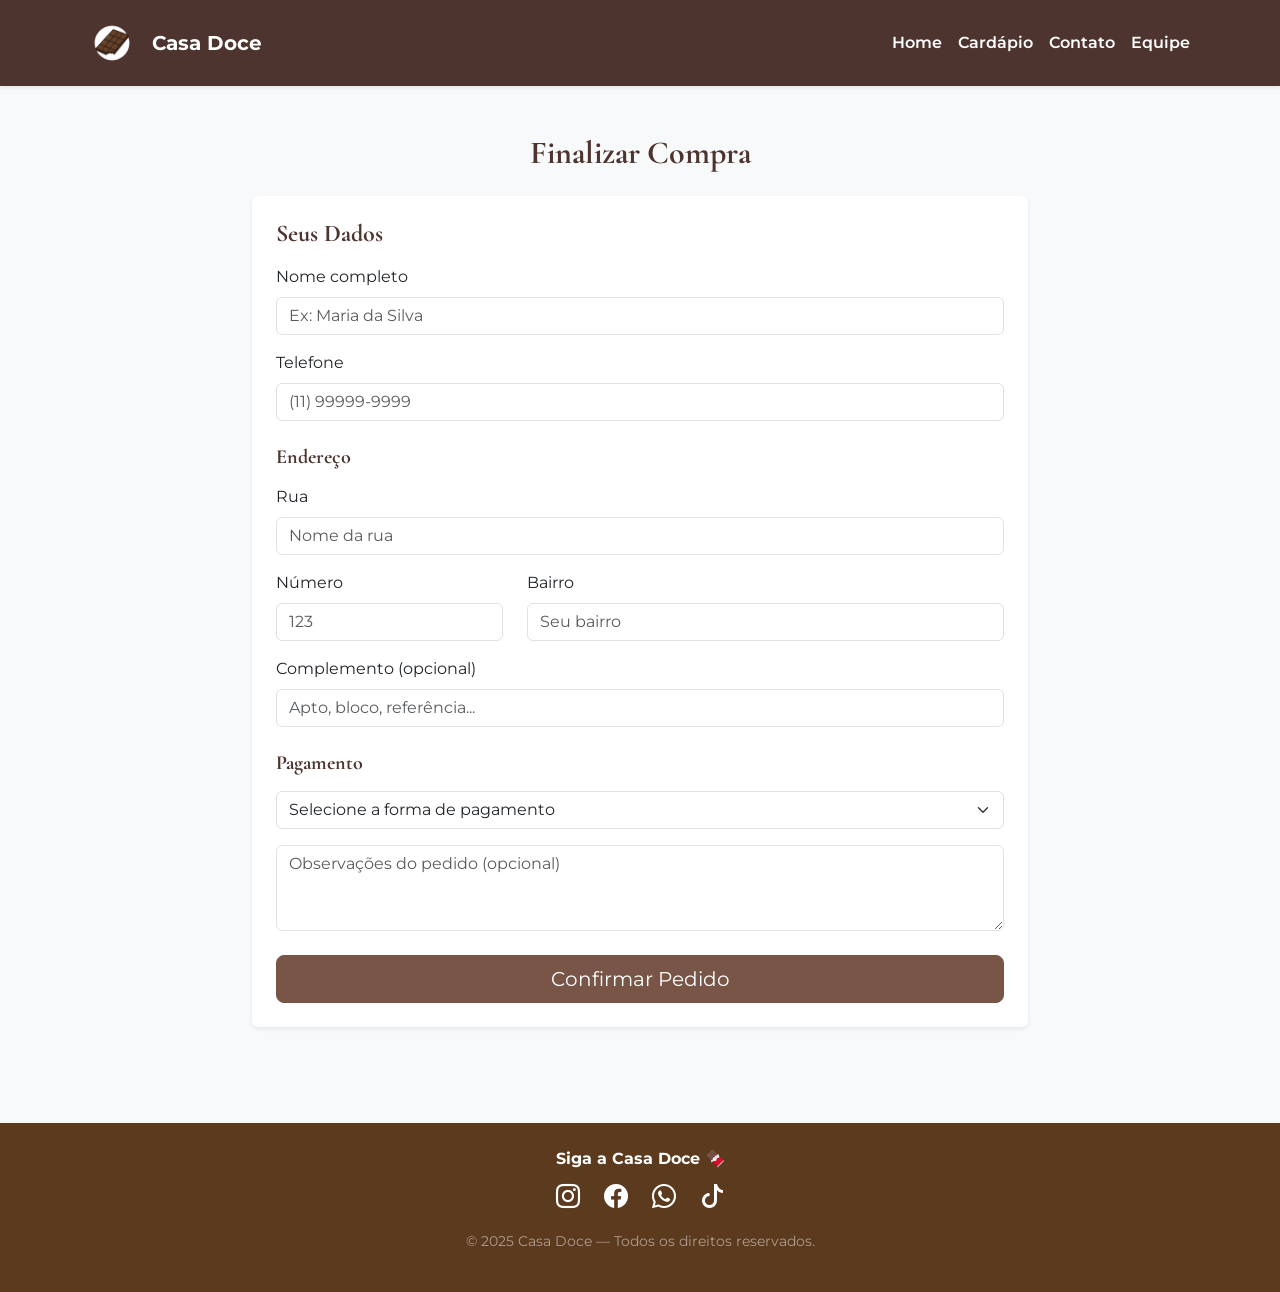
<file: compra.html>
<!DOCTYPE html>
<html lang="pt-BR">
<head>
  <meta charset="UTF-8">
  <meta name="viewport" content="width=device-width, initial-scale=1.0">
  <title>Finalizar Compra • Casa Doce</title>
  <link rel="icon" type="image/png" href="imagens/logo.png">

  <link href="https://fonts.googleapis.com/css2?family=Cormorant+Garamond:wght@600;700&family=Montserrat:wght@300;400;500&display=swap" rel="stylesheet">
  <link href="https://cdn.jsdelivr.net/npm/bootstrap@5.3.8/dist/css/bootstrap.min.css" rel="stylesheet">
  <link rel="stylesheet" href="https://cdn.jsdelivr.net/npm/bootstrap-icons@1.11.3/font/bootstrap-icons.css">
  <link rel="stylesheet" href="style.css">
</head>

<body class="bg-light">

<nav class="navbar navbar-expand-lg bg-body-tertiary shadow-sm">
  <div class="container">
    <a class="navbar-brand fw-bold d-flex align-items-center" href="index.html">
      <img src="imagens/logo.png" alt="Logo Casa Doce" style="height: 60px; width: auto; margin-right: 10px;">
      <span>Casa Doce</span>
    </a>

    <button class="navbar-toggler" type="button" data-bs-toggle="collapse" data-bs-target="#navbarNavDropdown">
      <span class="navbar-toggler-icon"></span>
    </button>

    <div class="collapse navbar-collapse justify-content-end" id="navbarNavDropdown">
      <ul class="navbar-nav">
        <li class="nav-item"><a class="nav-link fw-semibold" href="index.html">Home</a></li>
        <li class="nav-item"><a class="nav-link fw-semibold" href="produtos.html">Cardápio</a></li>
        <li class="nav-item"><a class="nav-link fw-semibold" href="contato.html">Contato</a></li>
        <li class="nav-item"><a class="nav-link fw-semibold" href="equipe.html">Equipe</a></li>
      </ul>
    </div>
  </div>
</nav>

<div class="container py-5" style="max-width: 800px;">
  <h2 class="fw-bold text-center mb-4">Finalizar Compra</h2>

  <div class="p-4 bg-white rounded shadow-sm">
    <h4 class="fw-bold mb-3">Seus Dados</h4>

    <form id="formFinalizar">
      <div class="mb-3">
        <label class="form-label">Nome completo</label>
        <input type="text" class="form-control" placeholder="Ex: Maria da Silva" required>
      </div>

      <div class="mb-3">
        <label class="form-label">Telefone</label>
        <input type="tel" class="form-control" placeholder="(11) 99999-9999" required>
      </div>

      <h5 class="fw-bold mt-4 mb-3">Endereço</h5>

      <div class="mb-3">
        <label class="form-label">Rua</label>
        <input type="text" class="form-control" placeholder="Nome da rua" required>
      </div>

      <div class="row">
        <div class="col-md-4 mb-3">
          <label class="form-label">Número</label>
          <input type="text" class="form-control" placeholder="123" required>
        </div>
        <div class="col-md-8 mb-3">
          <label class="form-label">Bairro</label>
          <input type="text" class="form-control" placeholder="Seu bairro" required>
        </div>
      </div>

      <div class="mb-3">
        <label class="form-label">Complemento (opcional)</label>
        <input type="text" class="form-control" placeholder="Apto, bloco, referência...">
      </div>

      <h5 class="fw-bold mt-4 mb-3">Pagamento</h5>

      <select class="form-select mb-3" required>
        <option value="">Selecione a forma de pagamento</option>
        <option>Cartão de Crédito</option>
        <option>Cartão de Débito</option>
        <option>Pix</option>
        <option>Dinheiro</option>
      </select>

      <textarea class="form-control mb-4" rows="3" placeholder="Observações do pedido (opcional)"></textarea>

      <button class="btn btn-primary w-100 btn-lg" type="submit">
        Confirmar Pedido
      </button>
    </form>

  </div>
</div>

<footer class="py-4 mt-5" style="background-color: #5c3a1e;">
  <div class="container text-center">
    <p class="fw-bold mb-2 text-white">Siga a Casa Doce 🍫</p>

    <div class="d-flex justify-content-center gap-4 fs-4">
      <a class="text-white" href="#"><i class="bi bi-instagram"></i></a>
      <a class="text-white" href="#"><i class="bi bi-facebook"></i></a>
      <a class="text-white" href="#"><i class="bi bi-whatsapp"></i></a>
      <a class="text-white" href="#"><i class="bi bi-tiktok"></i></a>
    </div>

    <p class="mt-3 text-white-50 small">© 2025 Casa Doce — Todos os direitos reservados.</p>
  </div>
</footer>

<script src="https://cdn.jsdelivr.net/npm/bootstrap@5.3.8/dist/js/bootstrap.bundle.min.js"></script>
</body>
</html>
</file>
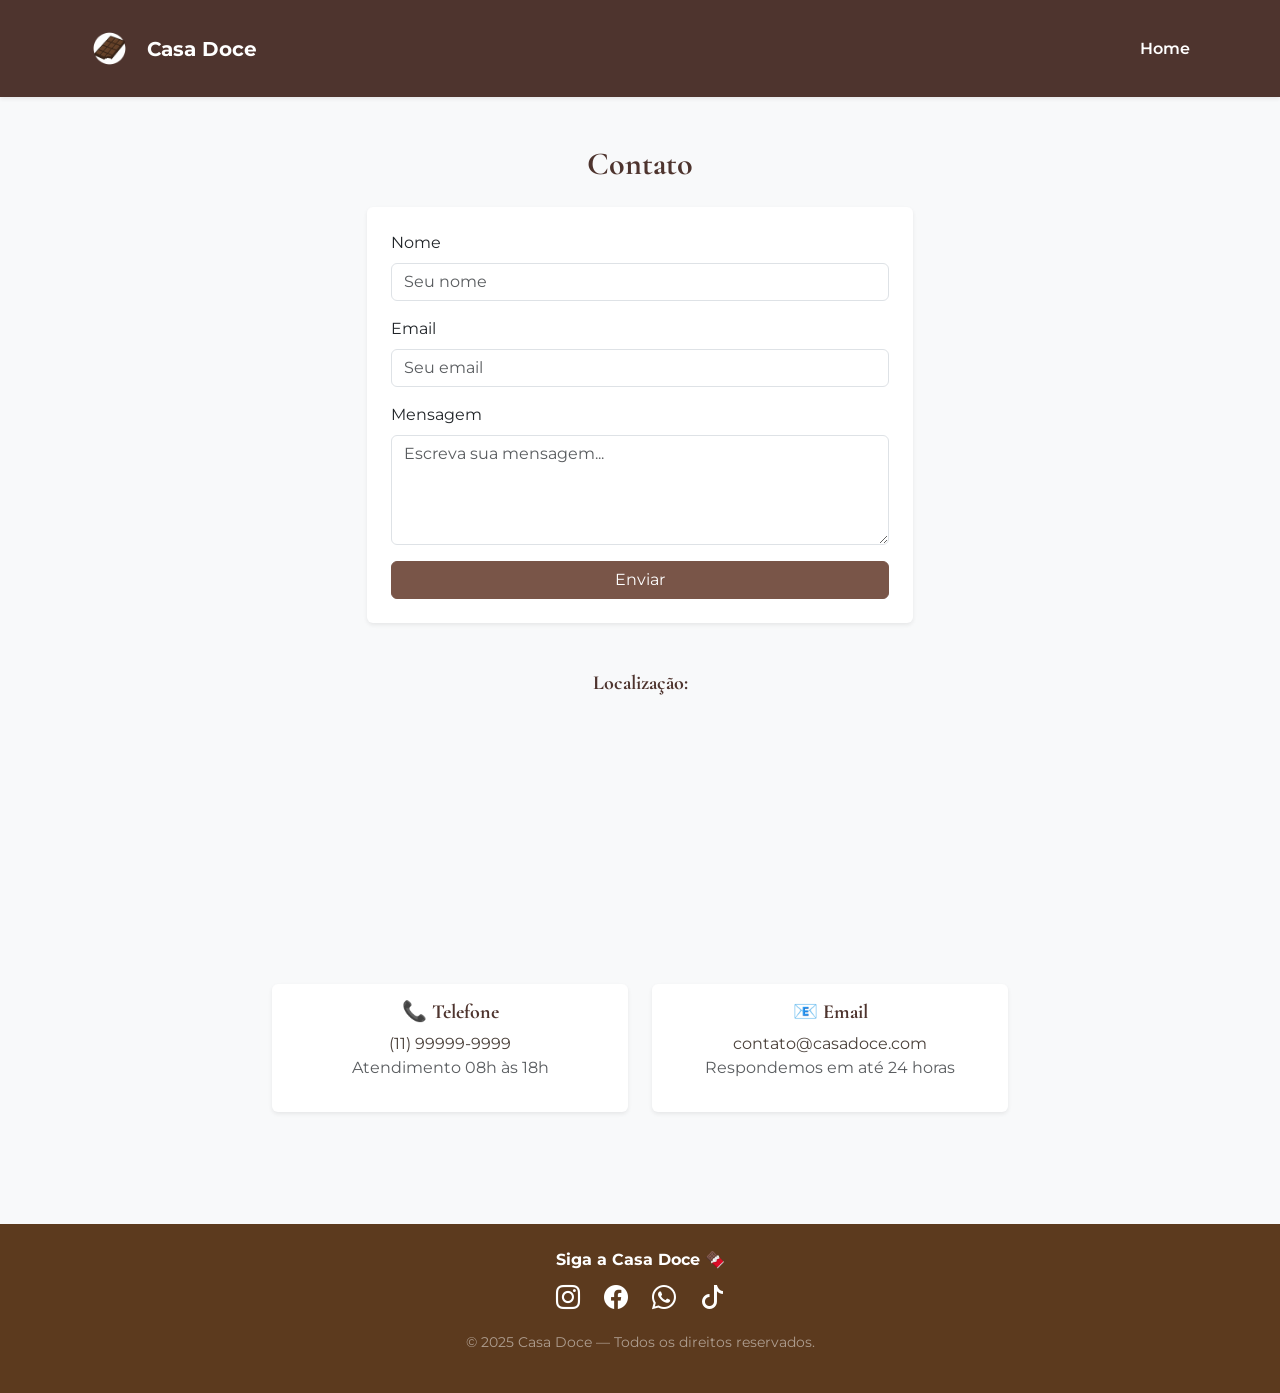
<file: contato.html>
<!DOCTYPE html>
<html lang="pt-BR">

<head>
    <meta charset="UTF-8">
    <meta name="viewport" content="width=device-width, initial-scale=1.0">
    <title>Contato — Casa Doce</title>
    <link rel="icon" type="image/png" href="imagens/logo.png">

    <link href="https://fonts.googleapis.com/css2?family=Cormorant+Garamond:wght@600;700&family=Montserrat:wght@300;400;500&display=swap" rel="stylesheet">
    <link href="https://cdn.jsdelivr.net/npm/bootstrap@5.3.8/dist/css/bootstrap.min.css" rel="stylesheet">
    <link rel="stylesheet" href="https://cdn.jsdelivr.net/npm/bootstrap-icons@1.11.3/font/bootstrap-icons.css">
    <link rel="stylesheet" href="style.css">
</head>

<body class="bg-light">

<nav class="navbar navbar-expand-lg navbar-light bg-light shadow-sm py-3">
    <div class="container">
        <a class="navbar-brand fw-bold d-flex align-items-center" href="index.html">
            <img src="imagens/logo.png" alt="Logo Casa Doce" style="height: 55px; width: auto; margin-right: 10px;">
            <span>Casa Doce</span>
        </a>

        <button class="navbar-toggler" type="button" data-bs-toggle="collapse"
                data-bs-target="#navbarNav" aria-controls="navbarNav"
                aria-expanded="false" aria-label="Toggle navigation">
            <span class="navbar-toggler-icon"></span>
        </button>

        <div class="collapse navbar-collapse" id="navbarNav">
            <ul class="navbar-nav ms-auto">
                <li class="nav-item">
                    <a class="nav-link active" href="index.html">Home</a>
                </li>
            </ul>
        </div>
    </div>
</nav>

<section id="contato" class="py-5 bg-light">
    <div class="container">

        <h2 class="text-center mb-4 fw-bold">Contato</h2>

        <div class="row justify-content-center">
            <div class="col-md-6">
                <form class="p-4 rounded shadow-sm bg-white">
                    <div class="mb-3">
                        <label class="form-label">Nome</label>
                        <input type="text" class="form-control" placeholder="Seu nome" required>
                    </div>

                    <div class="mb-3">
                        <label class="form-label">Email</label>
                        <input type="email" class="form-control" placeholder="Seu email" required>
                    </div>

                    <div class="mb-3">
                        <label class="form-label">Mensagem</label>
                        <textarea class="form-control" rows="4" placeholder="Escreva sua mensagem..." required></textarea>
                    </div>

                    <button type="submit" class="btn btn-primary w-100">Enviar</button>
                </form>
            </div>
        </div>

        <div class="row mt-5 justify-content-center text-center">
            <h5 class="fw-bold">Localização:</h5>

            <div class="map-container mb-4">
                <iframe 
                    src="https://www.google.com/maps/embed?pb=!1m18!1m12!1m3!1d3658.839861498685!2d-46.59758008447644!3d-23.50705866546045!2m3!1f0!2f0!3f0!3m2!1i1024!2i768!4f13.1!3m3!1m2!1s0x94ce58577231635b%3A0x76db5f0c772b0518!2sSão%20Paulo!5e0!3m2!1spt-BR!2sbr!4v1700000000000"
                    width="100%" 
                    height="350" 
                    style="border:0; border-radius: 10px;" 
                    allowfullscreen 
                    loading="lazy">
                </iframe>
            </div>

            <div class="col-md-4 mb-3">
                <div class="p-3 bg-white shadow-sm rounded">
                    <h5 class="fw-bold">📞 Telefone</h5>
                    <p class="mb-0">(11) 99999-9999</p>
                    <p class="text-muted">Atendimento 08h às 18h</p>
                </div>
            </div>

            <div class="col-md-4 mb-3">
                <div class="p-3 bg-white shadow-sm rounded">
                    <h5 class="fw-bold">📧 Email</h5>
                    <p class="mb-0">contato@casadoce.com</p>
                    <p class="text-muted">Respondemos em até 24 horas</p>
                </div>
            </div>

        </div>

    </div>
</section>

<footer class="py-4 mt-5" style="background-color: #5c3a1e;">
    <div class="container text-center">
        <p class="fw-bold mb-2 text-white">Siga a Casa Doce 🍫</p>

        <div class="d-flex justify-content-center gap-4 fs-4">
            <a href="https://instagram.com" target="_blank" class="text-white"><i class="bi bi-instagram"></i></a>
            <a href="https://facebook.com" target="_blank" class="text-white"><i class="bi bi-facebook"></i></a>
            <a href="https://wa.me/5511999999999" target="_blank" class="text-white"><i class="bi bi-whatsapp"></i></a>
            <a href="https://tiktok.com" target="_blank" class="text-white"><i class="bi bi-tiktok"></i></a>
        </div>

        <p class="mt-3 text-white-50 small">© 2025 Casa Doce — Todos os direitos reservados.</p>
    </div>
</footer>

<script src="https://cdn.jsdelivr.net/npm/bootstrap@5.3.8/dist/js/bootstrap.bundle.min.js"></script>
</body>
</html>
</file>
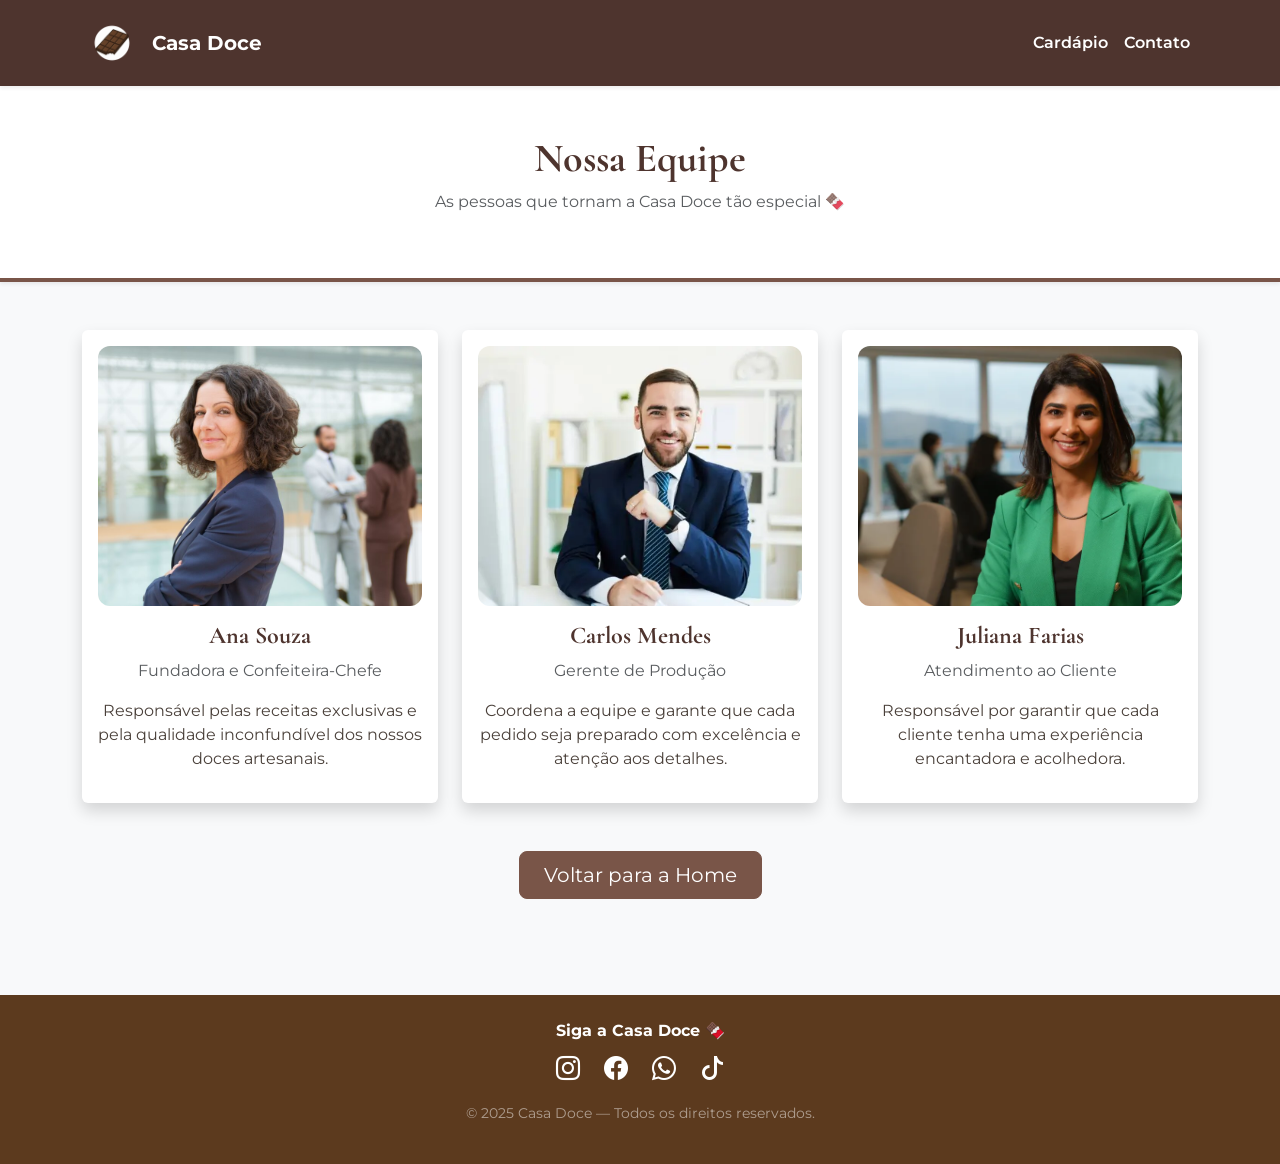
<file: equipe.html>
<!DOCTYPE html>
<html lang="pt-BR">
<head>
  <meta charset="UTF-8">
  <meta name="viewport" content="width=device-width, initial-scale=1.0">
  <title>Equipe - Casa Doce</title>
  <link rel="icon" type="image/png" href="imagens/logo.png">

  <link href="https://fonts.googleapis.com/css2?family=Cormorant+Garamond:wght@600;700&family=Montserrat:wght@300;400;500&display=swap" rel="stylesheet">
  <link href="https://cdn.jsdelivr.net/npm/bootstrap@5.3.8/dist/css/bootstrap.min.css" rel="stylesheet">
  <link rel="stylesheet" href="https://cdn.jsdelivr.net/npm/bootstrap-icons@1.11.3/font/bootstrap-icons.css">
  <link rel="stylesheet" href="style.css">

  <style>
    .team-card img {
      width: 100%;
      height: 260px;
      object-fit: cover;
      border-radius: 12px;
    }
  </style>
</head>

<body class="bg-light">

<nav class="navbar navbar-expand-lg bg-body-tertiary shadow-sm">
  <div class="container">
    <a class="navbar-brand fw-bold d-flex align-items-center" href="index.html">
      <img src="imagens/logo.png" alt="Logo Casa Doce" style="height: 60px; width: auto; margin-right: 10px;">
      <span>Casa Doce</span>
    </a>

    <button class="navbar-toggler" type="button" data-bs-toggle="collapse" data-bs-target="#navbarNavDropdown">
      <span class="navbar-toggler-icon"></span>
    </button>

    <div class="collapse navbar-collapse justify-content-end" id="navbarNavDropdown">
      <ul class="navbar-nav">
        <li class="nav-item">
          <a class="nav-link fw-semibold" href="produtos.html">Cardápio</a>
        </li>
        <li class="nav-item">
          <a class="nav-link fw-semibold" href="contato.html">Contato</a>
        </li>
      </ul>
    </div>
  </div>
</nav>

<header class="py-5 bg-white shadow-sm mb-5">
  <div class="container text-center">
    <h1 class="fw-bold">Nossa Equipe</h1>
    <p class="text-muted">As pessoas que tornam a Casa Doce tão especial 🍫</p>
  </div>
</header>

<section class="container pb-5">
  <div class="row g-4 justify-content-center">
    
    <div class="col-md-4">
      <div class="team-card p-3 bg-white shadow rounded text-center">
        <img src="/imagens/equipe1.jpg" alt="Membro da equipe">
        <h4 class="mt-3 fw-bold">Ana Souza</h4>
        <p class="text-muted">Fundadora e Confeiteira-Chefe</p>
        <p>Responsável pelas receitas exclusivas e pela qualidade inconfundível dos nossos doces artesanais.</p>
      </div>
    </div>

    <div class="col-md-4">
      <div class="team-card p-3 bg-white shadow rounded text-center">
        <img src="/imagens/equipe3.jpeg" alt="Membro da equipe">
        <h4 class="mt-3 fw-bold">Carlos Mendes</h4>
        <p class="text-muted">Gerente de Produção</p>
        <p>Coordena a equipe e garante que cada pedido seja preparado com excelência e atenção aos detalhes.</p>
      </div>
    </div>

    <div class="col-md-4">
      <div class="team-card p-3 bg-white shadow rounded text-center">
        <img src="/imagens/equipe2.jpeg" alt="Membro da equipe">
        <h4 class="mt-3 fw-bold">Juliana Farias</h4>
        <p class="text-muted">Atendimento ao Cliente</p>
        <p>Responsável por garantir que cada cliente tenha uma experiência encantadora e acolhedora.</p>
      </div>
    </div>

  </div>

  <div class="text-center mt-5">
    <a href="index.html" class="btn btn-primary btn-lg px-4">Voltar para a Home</a>
  </div>
</section>

<footer class="py-4 mt-5" style="background-color: #5c3a1e;">
  <div class="container text-center">
    <p class="fw-bold mb-2 text-white">Siga a Casa Doce 🍫</p>

    <div class="d-flex justify-content-center gap-4 fs-4">
      <a href="https://instagram.com" target="_blank" class="text-white"><i class="bi bi-instagram"></i></a>
      <a href="https://facebook.com" target="_blank" class="text-white"><i class="bi bi-facebook"></i></a>
      <a href="https://wa.me/5511999999999" target="_blank" class="text-white"><i class="bi bi-whatsapp"></i></a>
      <a href="https://tiktok.com" target="_blank" class="text-white"><i class="bi bi-tiktok"></i></a>
    </div>

    <p class="mt-3 text-white-50 small">© 2025 Casa Doce — Todos os direitos reservados.</p>
  </div>
</footer>

<script src="https://cdn.jsdelivr.net/npm/bootstrap@5.3.8/dist/js/bootstrap.bundle.min.js"></script>
</body>
</html>
</file>
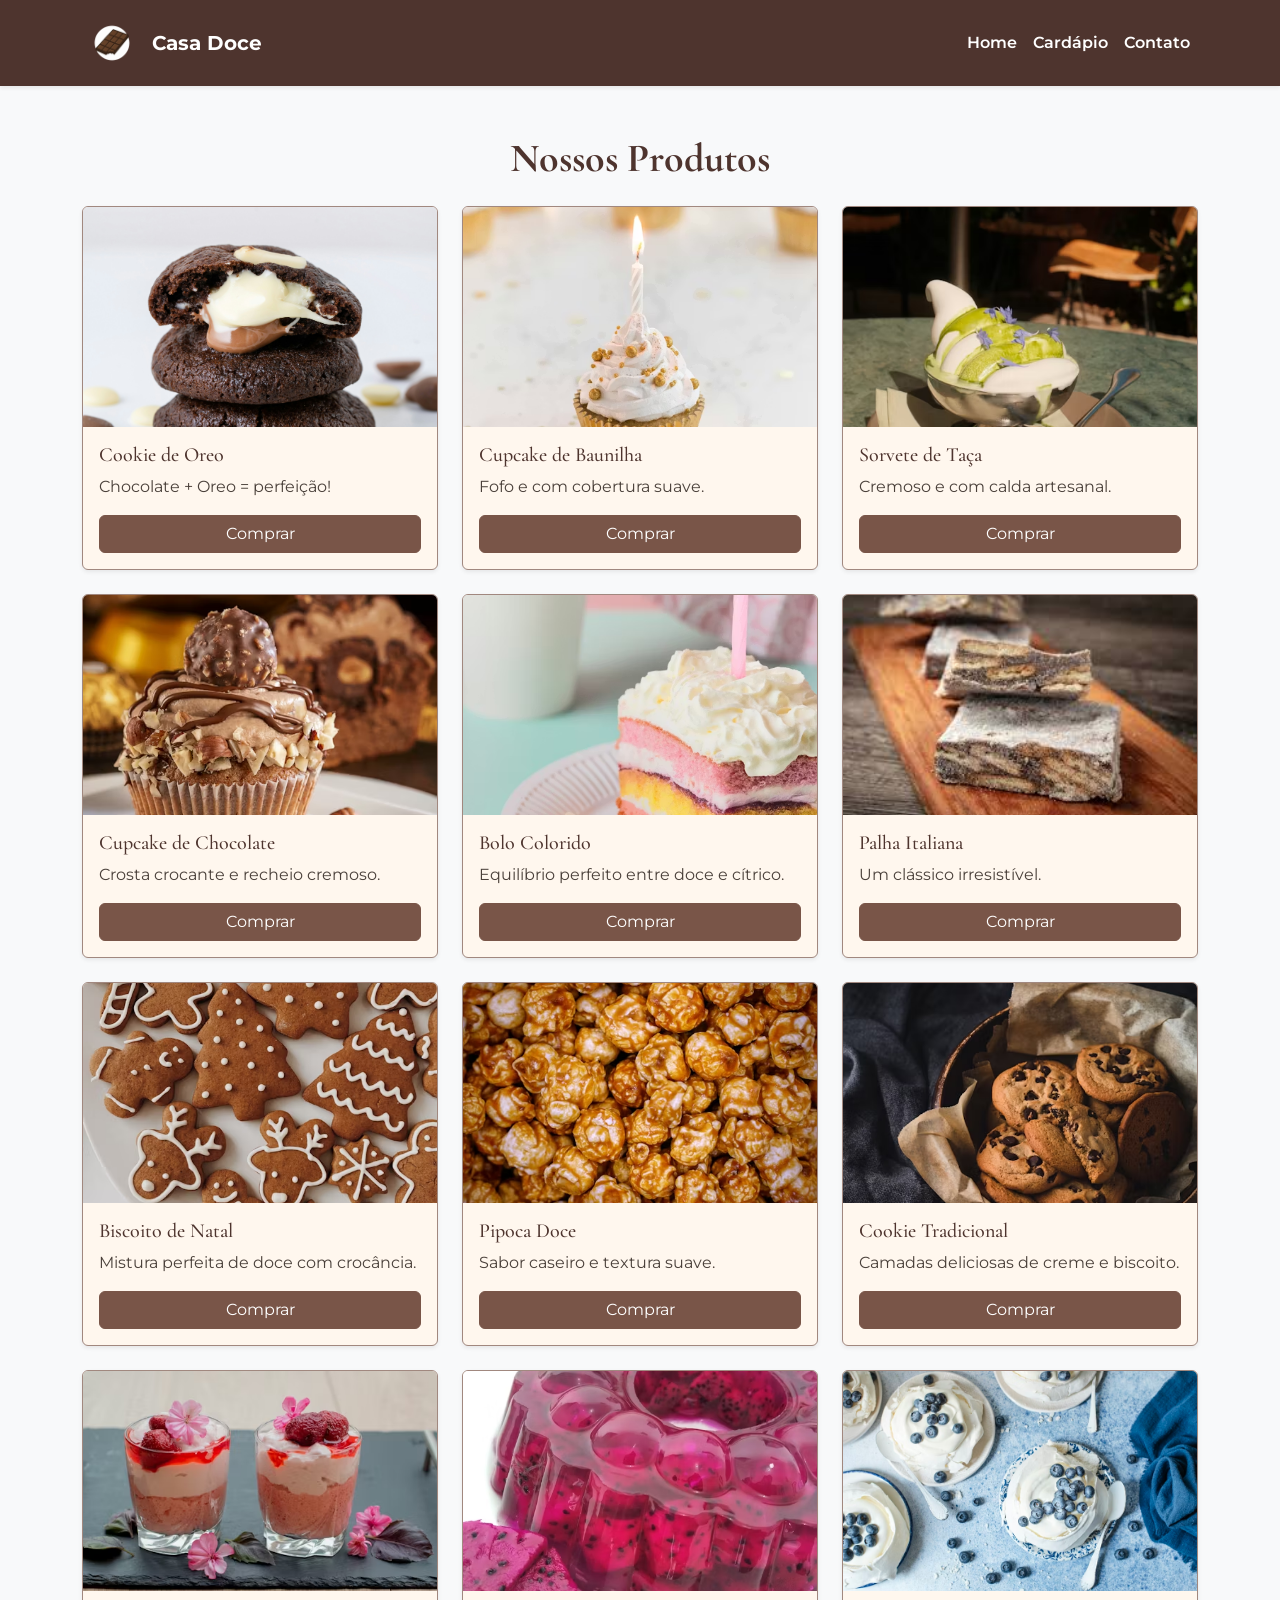
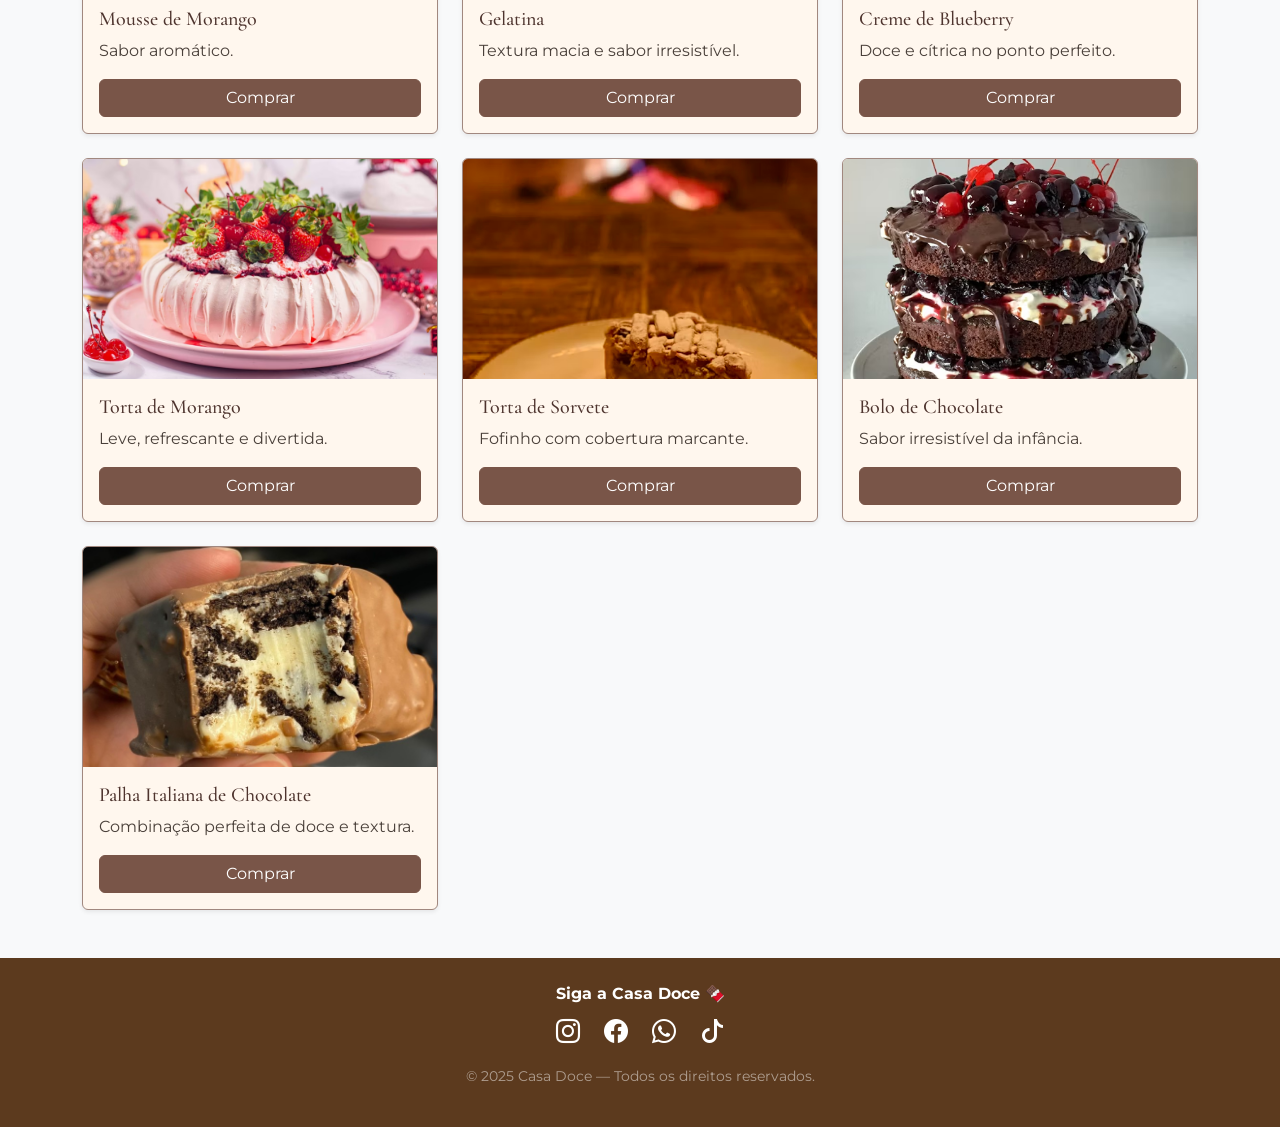
<file: produtos.html>
<!DOCTYPE html>
<html lang="pt-br">
<head>
  <meta charset="UTF-8">
  <meta name="viewport" content="width=device-width, initial-scale=1.0">
  <title>Produtos | Casa Doce</title>

  <link href="https://fonts.googleapis.com/css2?family=Cormorant+Garamond:wght@600;700&family=Montserrat:wght@300;400;500&display=swap" rel="stylesheet">
  <link href="https://cdn.jsdelivr.net/npm/bootstrap@5.3.8/dist/css/bootstrap.min.css" rel="stylesheet">
  <link rel="stylesheet" href="style.css">
  <link rel="stylesheet" href="https://cdn.jsdelivr.net/npm/bootstrap-icons@1.11.3/font/bootstrap-icons.css">

  <style>
    .card-img-top {
      height: 220px;
      object-fit: cover;
    }
  </style>
</head>

<body class="bg-light">

<nav class="navbar navbar-expand-lg bg-body-tertiary shadow-sm">
  <div class="container">

    <a class="navbar-brand fw-bold d-flex align-items-center" href="index.html">
      <img src="imagens/logo.png" alt="Logo Casa Doce" style="height: 60px; width: auto; margin-right: 10px;">
      <span>Casa Doce</span>
    </a>

    <button class="navbar-toggler" type="button" data-bs-toggle="collapse" data-bs-target="#navbarMenu">
      <span class="navbar-toggler-icon"></span>
    </button>

    <div class="collapse navbar-collapse justify-content-end" id="navbarMenu">
      <ul class="navbar-nav mb-2 mb-lg-0">
        <li class="nav-item"><a class="nav-link fw-semibold" href="index.html">Home</a></li>
        <li class="nav-item"><a class="nav-link fw-semibold" href="produtos.html">Cardápio</a></li>
        <li class="nav-item"><a class="nav-link fw-semibold" href="contato.html">Contato</a></li>
      </ul>
    </div>

  </div>
</nav>

<div class="container mt-5">
  <h1 class="text-center mb-4 fw-bold">Nossos Produtos</h1>

  <div class="row g-4">

    <!-- Produto 1 -->
    <div class="col-12 col-sm-6 col-md-4">
      <div class="card shadow-sm h-100">
        <img src="imagens/cooke.jpg" class="card-img-top" alt="cookie de Oreo">
        <div class="card-body d-flex flex-column">
          <h5 class="card-title">Cookie de Oreo</h5>
          <p class="card-text">Chocolate + Oreo = perfeição!</p>
          <a href="compra.html" class="btn btn-primary mt-auto w-100">Comprar</a>
        </div>
      </div>
    </div>

    <!-- Produto 2 -->
    <div class="col-12 col-sm-6 col-md-4">
      <div class="card shadow-sm h-100">
        <img src="imagens/cupcake.jpg" class="card-img-top" alt="Cupcake de Baunilha">
        <div class="card-body d-flex flex-column">
          <h5 class="card-title">Cupcake de Baunilha</h5>
          <p class="card-text">Fofo e com cobertura suave.</p>
          <a href="compra.html" class="btn btn-primary mt-auto w-100">Comprar</a>
        </div>
      </div>
    </div>

    <!-- Produto 3 -->
    <div class="col-12 col-sm-6 col-md-4">
      <div class="card shadow-sm h-100">
        <img src="imagens/sorvete.jpeg" class="card-img-top" alt="sorvete de taça">
        <div class="card-body d-flex flex-column">
          <h5 class="card-title">Sorvete de Taça</h5>
          <p class="card-text">Cremoso e com calda artesanal.</p>
          <a href="compra.html" class="btn btn-primary mt-auto w-100">Comprar</a>
        </div>
      </div>
    </div>

    <!-- Produto 4 -->
    <div class="col-12 col-sm-6 col-md-4">
      <div class="card shadow-sm h-100">
        <img src="imagens/cupcake2.jpeg" class="card-img-top" alt="Cupcake de chocolate">
        <div class="card-body d-flex flex-column">
          <h5 class="card-title">Cupcake de Chocolate</h5>
          <p class="card-text">Crosta crocante e recheio cremoso.</p>
          <a href="compra.html" class="btn btn-primary mt-auto w-100">Comprar</a>
        </div>
      </div>
    </div>

    <!-- Produto 5 -->
    <div class="col-12 col-sm-6 col-md-4">
      <div class="card shadow-sm h-100">
        <img src="imagens/bolocolorido.jpeg" class="card-img-top" alt="bolo colorido">
        <div class="card-body d-flex flex-column">
          <h5 class="card-title">Bolo Colorido</h5>
          <p class="card-text">Equilíbrio perfeito entre doce e cítrico.</p>
          <a href="compra.html" class="btn btn-primary mt-auto w-100">Comprar</a>
        </div>
      </div>
    </div>

    <!-- Produto 6 -->
    <div class="col-12 col-sm-6 col-md-4">
      <div class="card shadow-sm h-100">
        <img src="imagens/palha.jpeg" class="card-img-top" alt="palha Italiana">
        <div class="card-body d-flex flex-column">
          <h5 class="card-title">Palha Italiana</h5>
          <p class="card-text">Um clássico irresistível.</p>
          <a href="compra.html" class="btn btn-primary mt-auto w-100">Comprar</a>
        </div>
      </div>
    </div>

    <!-- Produto 7 -->
    <div class="col-12 col-sm-6 col-md-4">
      <div class="card shadow-sm h-100">
        <img src="imagens/biscoitos.jpeg" class="card-img-top" alt="biscoitos de natal">
        <div class="card-body d-flex flex-column">
          <h5 class="card-title">Biscoito de Natal</h5>
          <p class="card-text">Mistura perfeita de doce com crocância.</p>
          <a href="compra.html" class="btn btn-primary mt-auto w-100">Comprar</a>
        </div>
      </div>
    </div>

    <!-- Produto 8 -->
    <div class="col-12 col-sm-6 col-md-4">
      <div class="card shadow-sm h-100">
        <img src="imagens/pipoca.jpeg" class="card-img-top" alt="pipoca doce">
        <div class="card-body d-flex flex-column">
          <h5 class="card-title">Pipoca Doce</h5>
          <p class="card-text">Sabor caseiro e textura suave.</p>
          <a href="compra.html" class="btn btn-primary mt-auto w-100">Comprar</a>
        </div>
      </div>
    </div>

    <!-- Produto 9 -->
    <div class="col-12 col-sm-6 col-md-4">
      <div class="card shadow-sm h-100">
        <img src="imagens/cookie2.peg" class="card-img-top" alt="cookie">
        <div class="card-body d-flex flex-column">
          <h5 class="card-title">Cookie Tradicional</h5>
          <p class="card-text">Camadas deliciosas de creme e biscoito.</p>
          <a href="compra.html" class="btn btn-primary mt-auto w-100">Comprar</a>
        </div>
      </div>
    </div>

    <!-- Produto 10 -->
    <div class="col-12 col-sm-6 col-md-4">
      <div class="card shadow-sm h-100">
        <img src="imagens/mousse.jpeg" class="card-img-top" alt="mousse">
        <div class="card-body d-flex flex-column">
          <h5 class="card-title">Mousse de Morango</h5>
          <p class="card-text">Sabor aromático.</p>
          <a href="compra.html" class="btn btn-primary mt-auto w-100">Comprar</a>
        </div>
      </div>
    </div>

    <!-- Produto 11 -->
    <div class="col-12 col-sm-6 col-md-4">
      <div class="card shadow-sm h-100">
        <img src="imagens/gelatina.jpeg" class="card-img-top" alt="gelatina">
        <div class="card-body d-flex flex-column">
          <h5 class="card-title">Gelatina</h5>
          <p class="card-text">Textura macia e sabor irresistível.</p>
          <a href="compra.html" class="btn btn-primary mt-auto w-100">Comprar</a>
        </div>
      </div>
    </div>

    <!-- Produto 12 -->
    <div class="col-12 col-sm-6 col-md-4">
      <div class="card shadow-sm h-100">
        <img src="imagens/blueberry.jpeg" class="card-img-top" alt="creme de Blueberry">
        <div class="card-body d-flex flex-column">
          <h5 class="card-title">Creme de Blueberry</h5>
          <p class="card-text">Doce e cítrica no ponto perfeito.</p>
          <a href="compra.html" class="btn btn-primary mt-auto w-100">Comprar</a>
        </div>
      </div>
    </div>

    <!-- Produto 13 -->
    <div class="col-12 col-sm-6 col-md-4">
      <div class="card shadow-sm h-100">
        <img src="imagens/tortamorango.jpeg" class="card-img-top" alt="torta de morango">
        <div class="card-body d-flex flex-column">
          <h5 class="card-title">Torta de Morango</h5>
          <p class="card-text">Leve, refrescante e divertida.</p>
          <a href="compra.html" class="btn btn-primary mt-auto w-100">Comprar</a>
        </div>
      </div>
    </div>

    <!-- Produto 14 -->
    <div class="col-12 col-sm-6 col-md-4">
      <div class="card shadow-sm h-100">
        <img src="imagens/tortasorvete.jpeg" class="card-img-top" alt="torta de sorvete">
        <div class="card-body d-flex flex-column">
          <h5 class="card-title">Torta de Sorvete</h5>
          <p class="card-text">Fofinho com cobertura marcante.</p>
          <a href="compra.html" class="btn btn-primary mt-auto w-100">Comprar</a>
        </div>
      </div>
    </div>

    <!-- Produto 15 -->
    <div class="col-12 col-sm-6 col-md-4">
      <div class="card shadow-sm h-100">
        <img src="imagens/bolochoco.jpeg" class="card-img-top" alt="bolo de chocolate">
        <div class="card-body d-flex flex-column">
          <h5 class="card-title">Bolo de Chocolate</h5>
          <p class="card-text">Sabor irresistível da infância.</p>
          <a href="compra.html" class="btn btn-primary mt-auto w-100">Comprar</a>
        </div>
      </div>
    </div>

    <!-- Produto 16 -->
    <div class="col-12 col-sm-6 col-md-4">
      <div class="card shadow-sm h-100">
        <img src="imagens/palhachoco.jpg" class="card-img-top" alt="palha italiana de chocolate">
        <div class="card-body d-flex flex-column">
          <h5 class="card-title">Palha Italiana de Chocolate</h5>
          <p class="card-text">Combinação perfeita de doce e textura.</p>
          <a href="compra.html" class="btn btn-primary mt-auto w-100">Comprar</a>
        </div>
      </div>
    </div>

  </div>
</div>

<footer class="py-4 mt-5" style="width: 100%; background-color: #5c3a1e;">
  <div class="container text-center">
    <p class="fw-bold mb-2 text-white">Siga a Casa Doce 🍫</p>

    <div class="d-flex justify-content-center gap-4 fs-4">
      <a href="https://instagram.com" target="_blank" class="text-white"><i class="bi bi-instagram"></i></a>
      <a href="https://facebook.com" target="_blank" class="text-white"><i class="bi bi-facebook"></i></a>
      <a href="https://wa.me/5511999999999" target="_blank" class="text-white"><i class="bi bi-whatsapp"></i></a>
      <a href="https://tiktok.com" target="_blank" class="text-white"><i class="bi bi-tiktok"></i></a>
    </div>

    <p class="mt-3 text-white-50 small">© 2025 Casa Doce — Todos os direitos reservados.</p>
  </div>
</footer>

<script src="https://cdn.jsdelivr.net/npm/bootstrap@5.3.8/dist/js/bootstrap.bundle.min.js"></script>
</body>
</html>
</file>
<file: style.css>
:root {
  --marrom-escuro: #4E342E;
  --marrom-caramelo: #795548;
  --marrom-claro: #A1887F;
  --bege-fundo: #F5EDE3;
  --bege-card: #FFF7EE;
  --caramelo-dourado: #D7A86E;
}

body {
  background-color: var(--bege-fundo) !important;
  font-family: "Montserrat", sans-serif;
}

h1, h2, h3, h4, h5 {
  color: var(--marrom-escuro);
  font-family: "Cormorant Garamond", serif;
}

p {
  color: #4A403A;
}

/* NAVBAR */
.navbar {
  background-color: var(--marrom-escuro) !important;
}

.navbar .navbar-brand,
.navbar .nav-link {
  color: white !important;
  font-weight: 600;
}

.navbar .nav-link:hover {
  color: var(--caramelo-dourado) !important;
}

/* HEADER */
header {
  background-color: var(--bege-card);
  border-bottom: 4px solid var(--marrom-caramelo);
  padding-top: 2rem !important;
  padding-bottom: 2rem !important;
}

/* SOBRE */
#sobre {
  background-color: var(--bege-card);
  border-top: 3px solid var(--marrom-caramelo);
  border-bottom: 3px solid var(--marrom-caramelo);
  padding-top: 2rem !important;
  padding-bottom: 2rem !important;
}

#sobre p {
  margin-bottom: 0.8rem;
}

/* BOTÃO */
.btn-primary {
  background-color: var(--marrom-caramelo) !important;
  border-color: var(--marrom-caramelo) !important;
}

.btn-primary:hover {
  background-color: var(--marrom-escuro) !important;
  border-color: var(--marrom-escuro) !important;
}

/* CARDS */
.card {
  background-color: var(--bege-card);
  border: 1px solid var(--marrom-claro);
  transition: 0.2s ease-in-out;
}

.card-title {
  color: var(--marrom-escuro);
}

.card-text {
  color: #4A403A;
}

.card:hover {
  transform: scale(1.02);
  box-shadow: 0 4px 12px rgba(78, 52, 46, 0.3);
}

/* FOOTER */
footer {
  background-color: var(--marrom-escuro);
  color: white;
}

/* CARROSSEL */
.carousel-control-prev-icon,
.carousel-control-next-icon {
  filter: none !important;
  background-color: #8B4513;
  border-radius: 50%;
  width: 40px;
  height: 40px;
  background-size: 60%;
  background-position: center;
  background-repeat: no-repeat;
  opacity: 1 !important;
}

.carousel-control-prev-icon {
  background-image: url("data:image/svg+xml,%3csvg xmlns='http://www.w3.org/2000/svg' fill='white' viewBox='0 0 16 16'%3e%3cpath d='M11 1L3 8l8 7'/%3e%3c/svg%3e");
}

.carousel-control-next-icon {
  background-image: url("data:image/svg+xml,%3csvg xmlns='http://www.w3.org/2000/svg' fill='white' viewBox='0 0 16 16'%3e%3cpath d='M5 1l8 7-8 7'/%3e%3c/svg%3e");
}

/* MAPA */
.map-container iframe,
#map {
  width: 100%;
  max-width: 400px;
  height: 250px;
  margin: auto;
  border-radius: 10px;
}

#carouselDestaque img {
  height: 300px; 
        
  object-fit: cover;   
}
</file>
